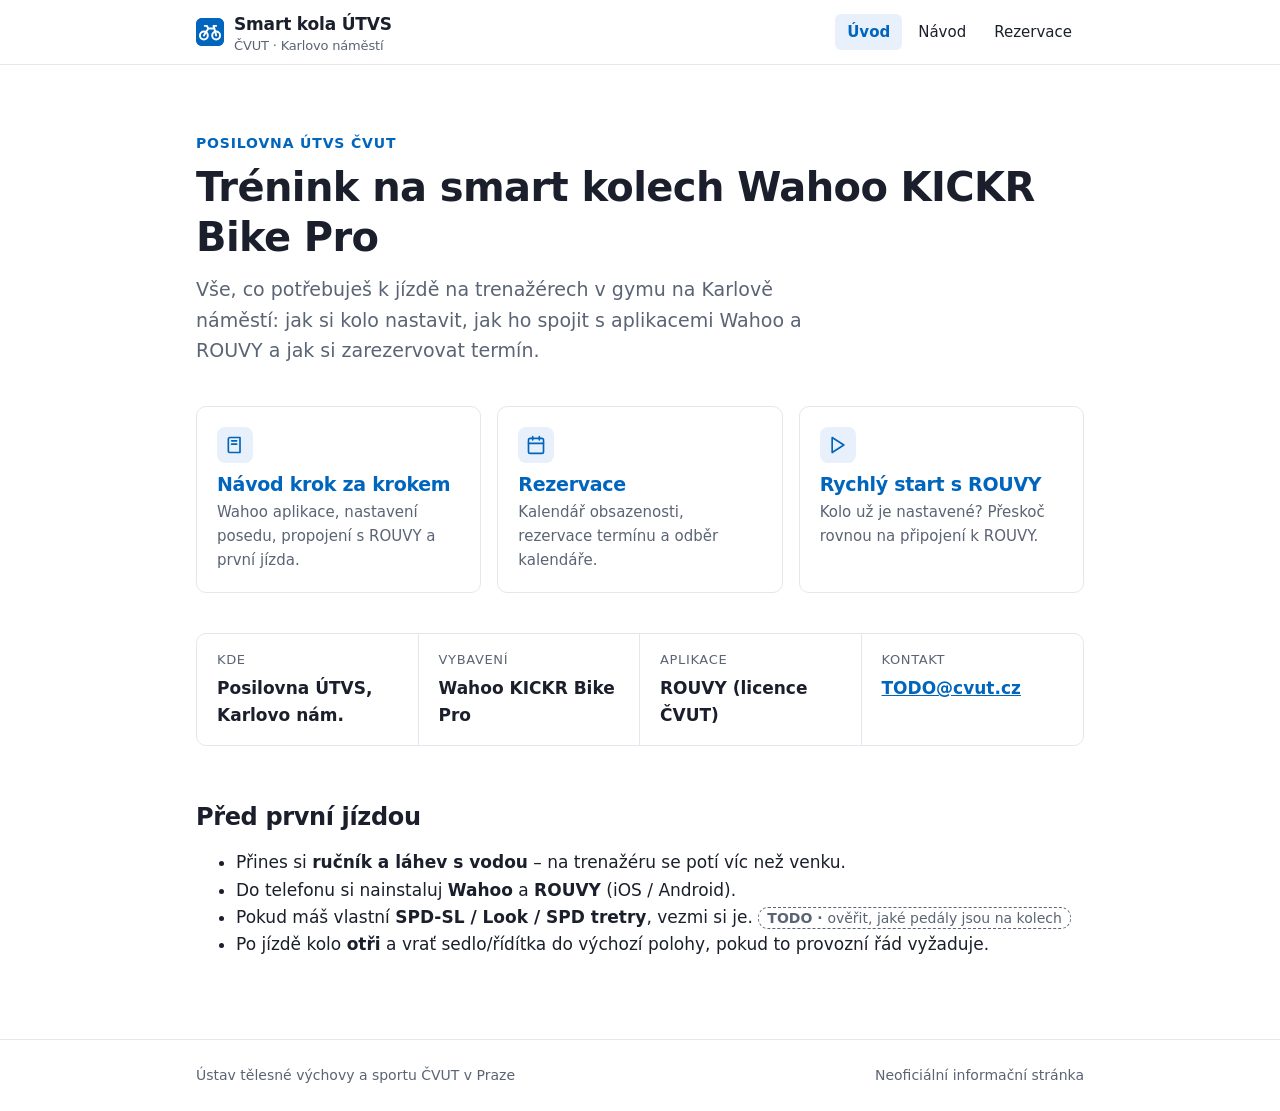
<file: index.html>
<!doctype html>
<html lang="cs">
<head>
  <meta charset="utf-8">
  <meta name="viewport" content="width=device-width, initial-scale=1">
  <title>Smart kola ÚTVS ČVUT</title>
  <meta name="description" content="Rozcestník pro smart trenažéry Wahoo KICKR Bike Pro v posilovně ÚTVS ČVUT na Karlově náměstí – návod a rezervace.">
  <link rel="stylesheet" href="assets/css/style.css">
  <link rel="icon" href="assets/img/favicon.svg" type="image/svg+xml">
</head>
<body>
  <header class="site-header">
    <div class="wrap">
      <a class="brand" href="./">
        <span class="brand-mark"><img src="assets/img/favicon.svg" alt="" width="28" height="28"></span>
        <span>Smart kola ÚTVS<small>ČVUT · Karlovo náměstí</small></span>
      </a>
      <nav class="nav" aria-label="Hlavní navigace">
        <a href="./" aria-current="page">Úvod</a>
        <a href="navod.html">Návod</a>
        <a href="rezervace.html">Rezervace</a>
      </nav>
    </div>
  </header>

  <main>
    <div class="wrap">
      <section class="hero">
        <span class="eyebrow">Posilovna ÚTVS ČVUT</span>
        <h1>Trénink na smart kolech Wahoo KICKR Bike Pro</h1>
        <p class="lead">Vše, co potřebuješ k jízdě na trenažérech v gymu na Karlově náměstí: jak si kolo nastavit, jak ho spojit s aplikacemi Wahoo a ROUVY a jak si zarezervovat termín.</p>
      </section>

      <div class="cards">
        <a class="card" href="navod.html">
          <span class="icon" aria-hidden="true">
            <svg width="20" height="20" viewBox="0 0 24 24" fill="none" stroke="currentColor" stroke-width="2" stroke-linecap="round" stroke-linejoin="round"><path d="M4 19.5V5a2 2 0 0 1 2-2h12v18H6a2 2 0 0 1-2-1.5z"/><path d="M8 7h6M8 11h6"/></svg>
          </span>
          <h3>Návod krok za krokem</h3>
          <p>Wahoo aplikace, nastavení posedu, propojení s ROUVY a první jízda.</p>
        </a>
        <a class="card" href="rezervace.html">
          <span class="icon" aria-hidden="true">
            <svg width="20" height="20" viewBox="0 0 24 24" fill="none" stroke="currentColor" stroke-width="2" stroke-linecap="round" stroke-linejoin="round"><rect x="3" y="4" width="18" height="18" rx="2"/><path d="M16 2v4M8 2v4M3 10h18"/></svg>
          </span>
          <h3>Rezervace</h3>
          <p>Kalendář obsazenosti, rezervace termínu a odběr kalendáře.</p>
        </a>
        <a class="card" href="navod.html#rouvy">
          <span class="icon" aria-hidden="true">
            <svg width="20" height="20" viewBox="0 0 24 24" fill="none" stroke="currentColor" stroke-width="2" stroke-linecap="round" stroke-linejoin="round"><polygon points="5 3 19 12 5 21 5 3"/></svg>
          </span>
          <h3>Rychlý start s ROUVY</h3>
          <p>Kolo už je nastavené? Přeskoč rovnou na připojení k ROUVY.</p>
        </a>
      </div>

      <dl class="info">
        <div><dt>Kde</dt><dd>Posilovna ÚTVS, Karlovo nám.</dd></div>
        <div><dt>Vybavení</dt><dd>Wahoo KICKR Bike Pro</dd></div>
        <div><dt>Aplikace</dt><dd>ROUVY (licence ČVUT)</dd></div>
        <div><dt>Kontakt</dt><dd><a href="mailto:TODO@cvut.cz">TODO@cvut.cz</a></dd></div>
      </dl>

      <h2>Před první jízdou</h2>
      <ul>
        <li>Přines si <strong>ručník a láhev s vodou</strong> – na trenažéru se potí víc než venku.</li>
        <li>Do telefonu si nainstaluj <strong>Wahoo</strong> a <strong>ROUVY</strong> (iOS / Android).</li>
        <li>Pokud máš vlastní <strong>SPD-SL / Look / SPD tretry</strong>, vezmi si je. <span class="todo" style="display:inline;padding:2px 8px">ověřit, jaké pedály jsou na kolech</span></li>
        <li>Po jízdě kolo <strong>otři</strong> a vrať sedlo/řídítka do výchozí polohy, pokud to provozní řád vyžaduje.</li>
      </ul>
    </div>
  </main>

  <footer class="site-footer">
    <div class="wrap">
      <span>Ústav tělesné výchovy a sportu ČVUT v Praze</span>
      <span>Neoficiální informační stránka</span>
    </div>
  </footer>
</body>
</html>
</file>
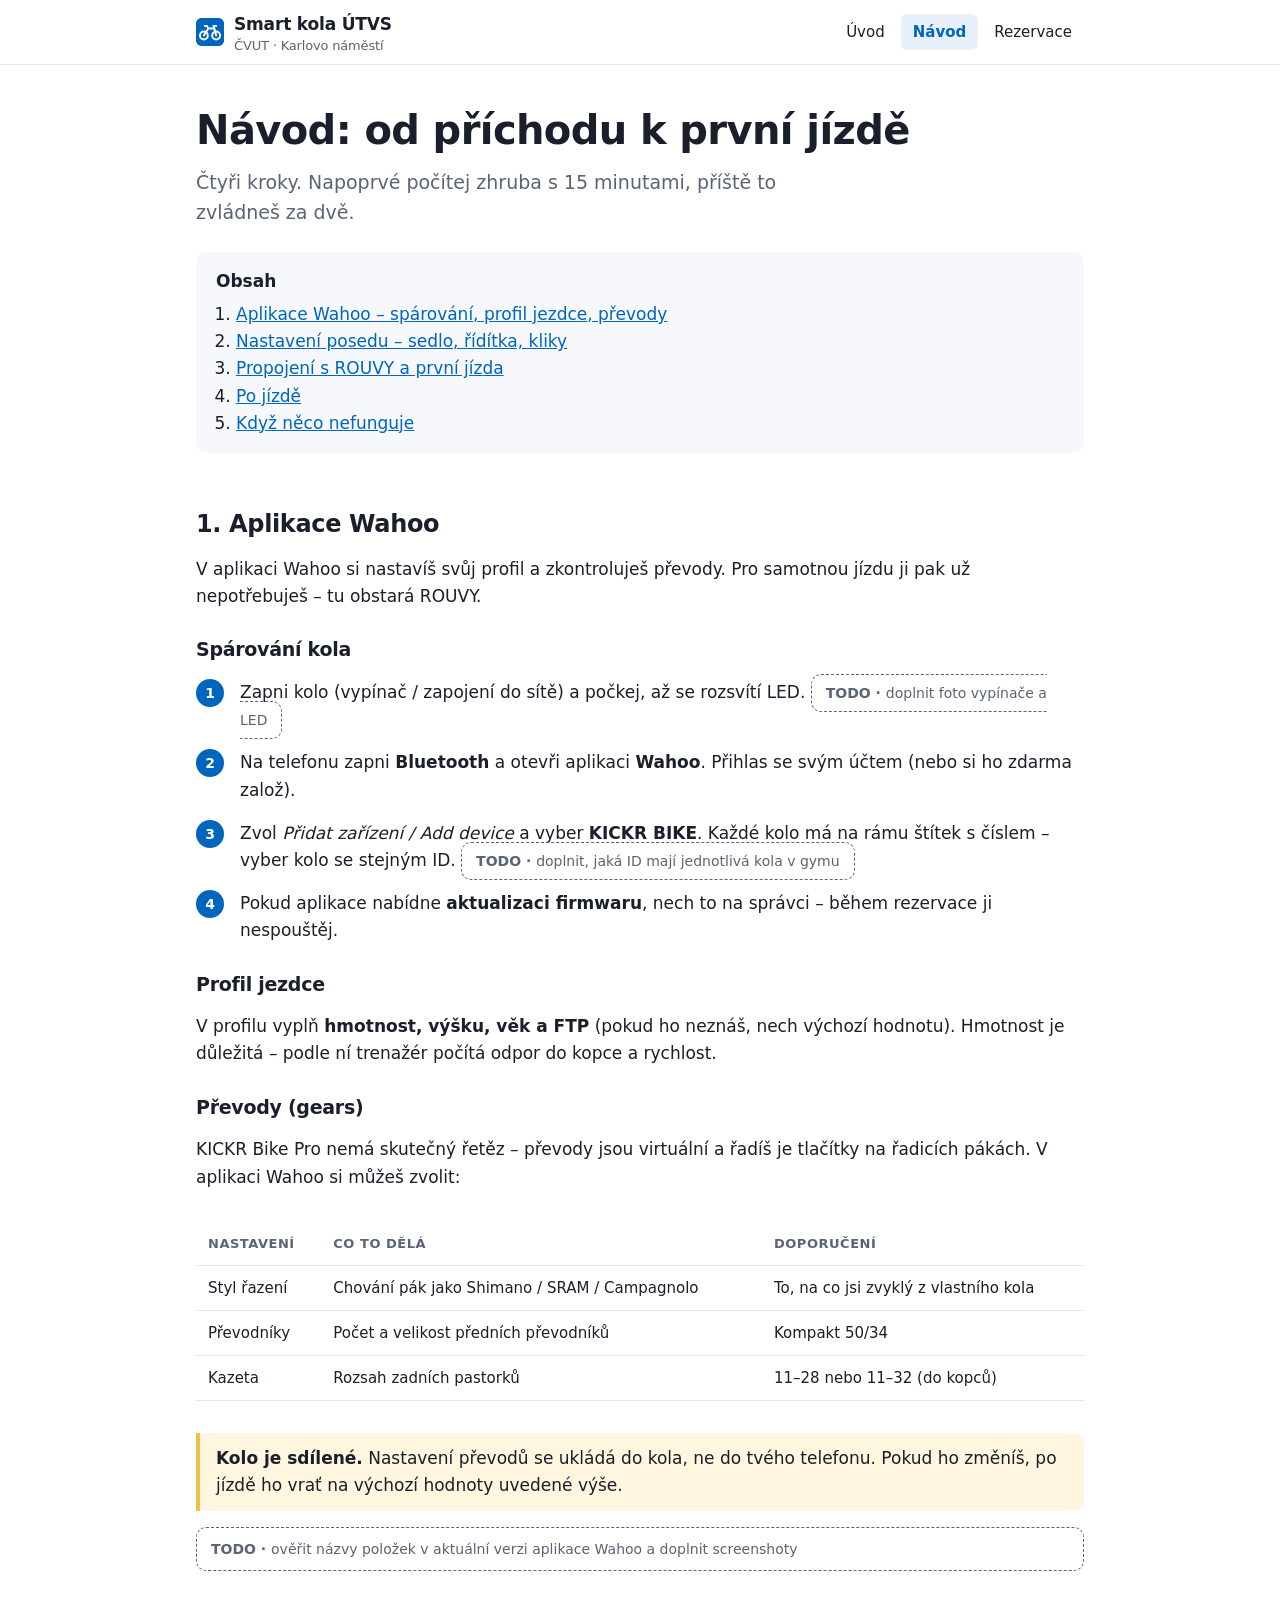
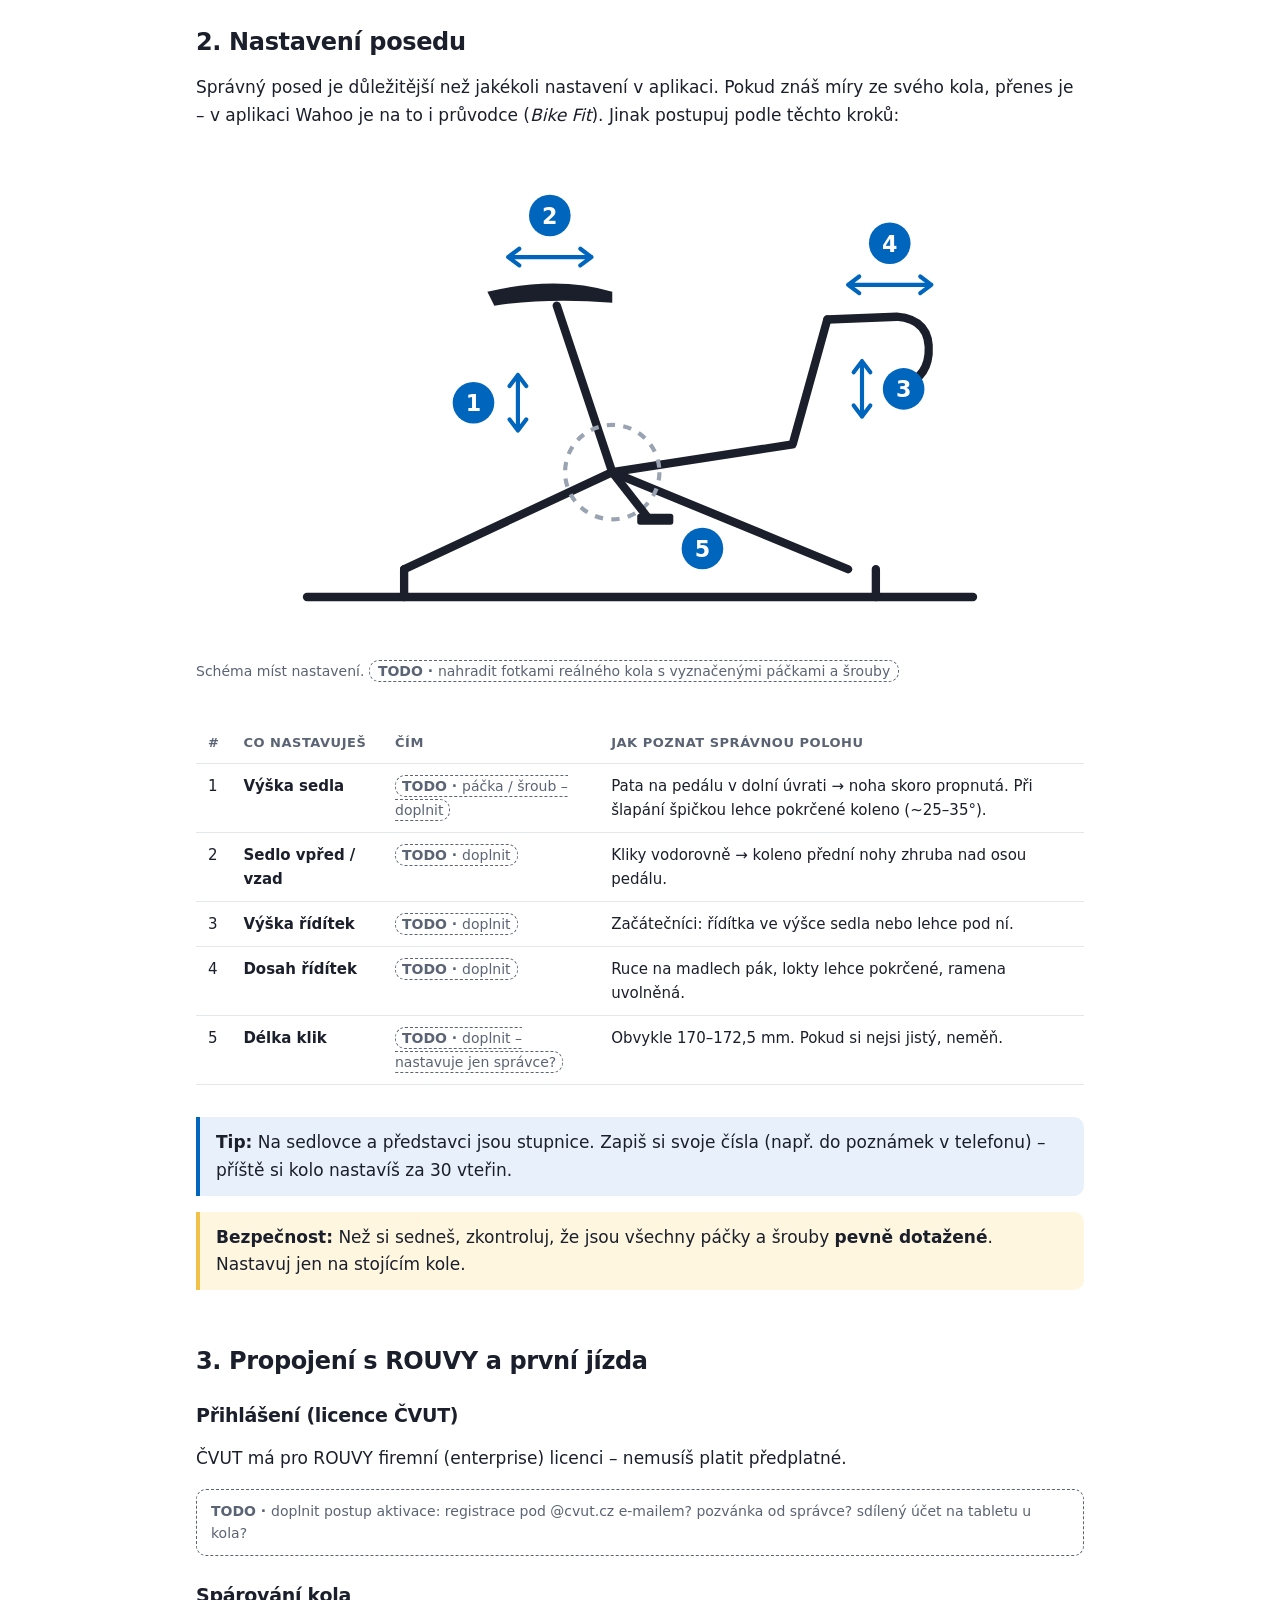
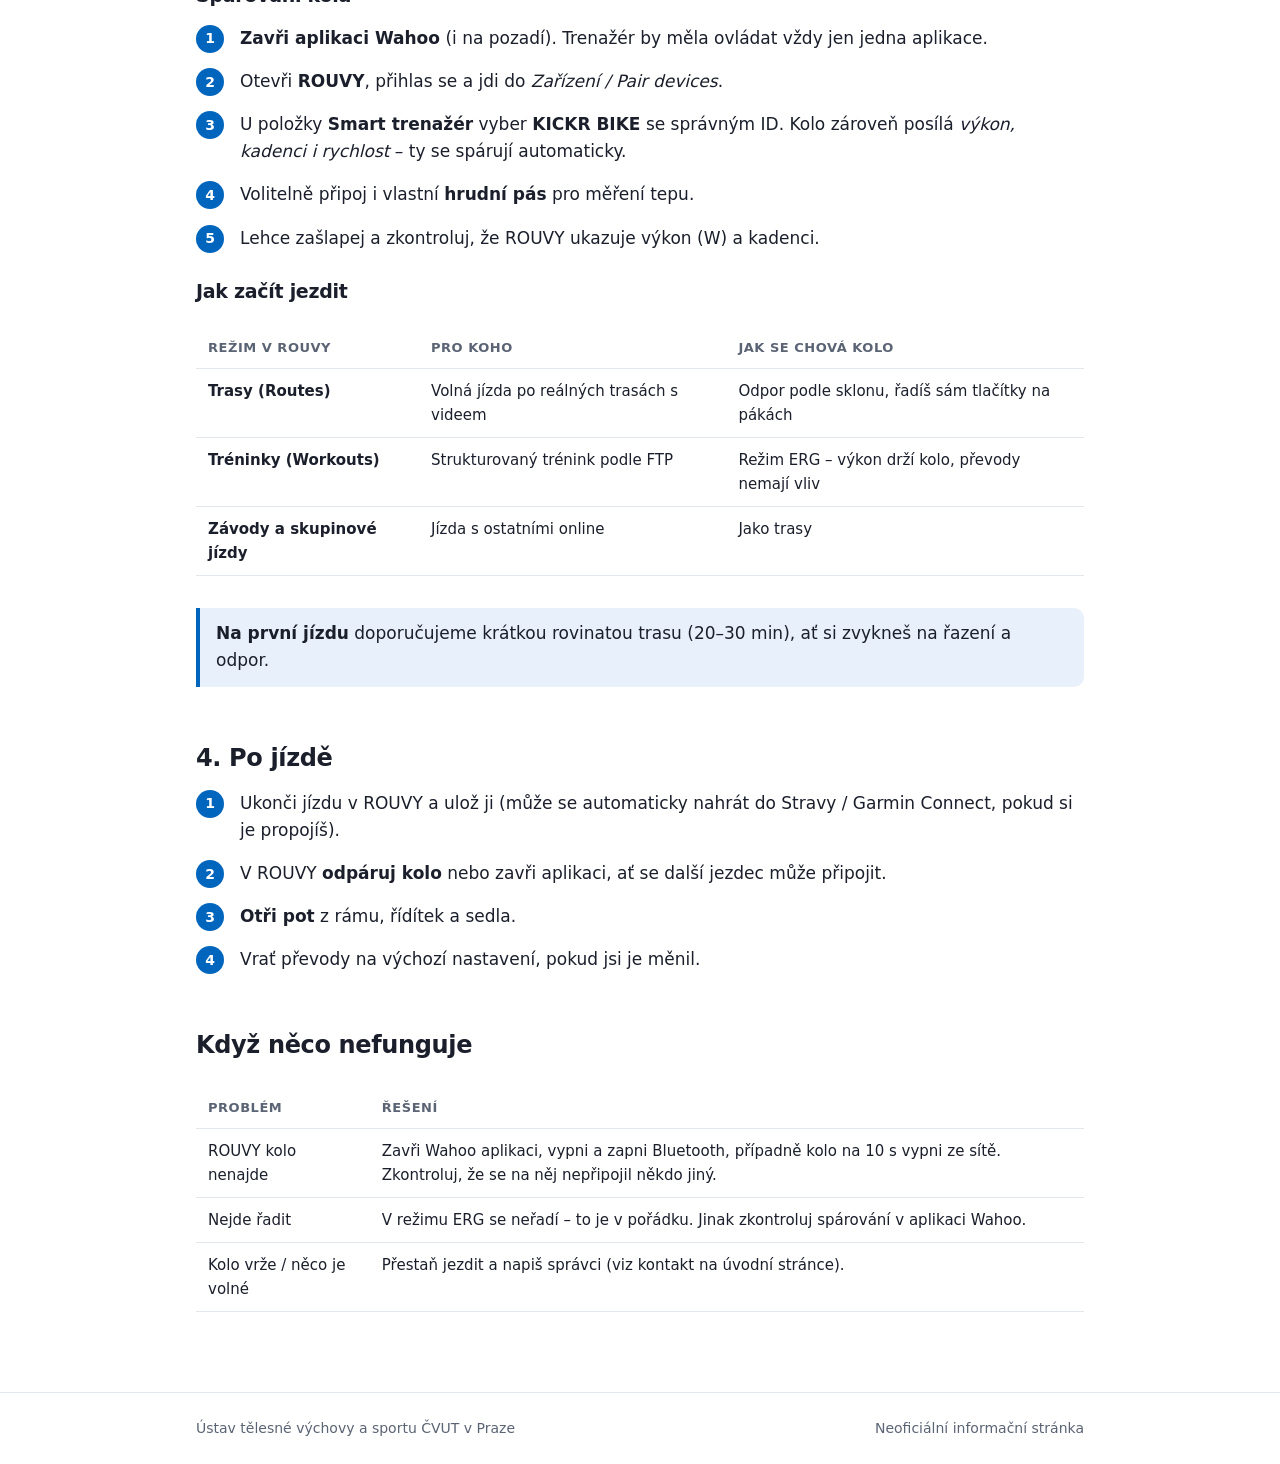
<file: navod.html>
<!doctype html>
<html lang="cs">
<head>
  <meta charset="utf-8">
  <meta name="viewport" content="width=device-width, initial-scale=1">
  <title>Návod · Smart kola ÚTVS ČVUT</title>
  <meta name="description" content="Návod pro Wahoo KICKR Bike Pro: aplikace Wahoo, nastavení posedu, propojení s ROUVY.">
  <link rel="stylesheet" href="assets/css/style.css">
  <link rel="icon" href="assets/img/favicon.svg" type="image/svg+xml">
</head>
<body>
  <header class="site-header">
    <div class="wrap">
      <a class="brand" href="./">
        <span class="brand-mark"><img src="assets/img/favicon.svg" alt="" width="28" height="28"></span>
        <span>Smart kola ÚTVS<small>ČVUT · Karlovo náměstí</small></span>
      </a>
      <nav class="nav" aria-label="Hlavní navigace">
        <a href="./">Úvod</a>
        <a href="navod.html" aria-current="page">Návod</a>
        <a href="rezervace.html">Rezervace</a>
      </nav>
    </div>
  </header>

  <main>
    <div class="wrap">
      <h1>Návod: od příchodu k první jízdě</h1>
      <p class="lead">Čtyři kroky. Napoprvé počítej zhruba s 15 minutami, příště to zvládneš za dvě.</p>

      <nav class="toc" aria-label="Obsah">
        <strong>Obsah</strong>
        <ol>
          <li><a href="#wahoo">Aplikace Wahoo – spárování, profil jezdce, převody</a></li>
          <li><a href="#posed">Nastavení posedu – sedlo, řídítka, kliky</a></li>
          <li><a href="#rouvy">Propojení s ROUVY a první jízda</a></li>
          <li><a href="#po-jizde">Po jízdě</a></li>
          <li><a href="#problemy">Když něco nefunguje</a></li>
        </ol>
      </nav>

      <!-- ============ 1. WAHOO ============ -->
      <h2 id="wahoo">1. Aplikace Wahoo</h2>
      <p>V aplikaci Wahoo si nastavíš svůj profil a zkontroluješ převody. Pro samotnou jízdu ji pak už nepotřebuješ – tu obstará ROUVY.</p>

      <h3>Spárování kola</h3>
      <ol class="steps">
        <li>Zapni kolo (vypínač / zapojení do sítě) a počkej, až se rozsvítí LED. <span class="todo">doplnit foto vypínače a LED</span></li>
        <li>Na telefonu zapni <strong>Bluetooth</strong> a otevři aplikaci <strong>Wahoo</strong>. Přihlas se svým účtem (nebo si ho zdarma založ).</li>
        <li>Zvol <em>Přidat zařízení / Add device</em> a vyber <strong>KICKR BIKE</strong>. Každé kolo má na rámu štítek s číslem – vyber kolo se stejným ID. <span class="todo">doplnit, jaká ID mají jednotlivá kola v gymu</span></li>
        <li>Pokud aplikace nabídne <strong>aktualizaci firmwaru</strong>, nech to na správci – během rezervace ji nespouštěj.</li>
      </ol>

      <h3>Profil jezdce</h3>
      <p>V profilu vyplň <strong>hmotnost, výšku, věk a FTP</strong> (pokud ho neznáš, nech výchozí hodnotu). Hmotnost je důležitá – podle ní trenažér počítá odpor do kopce a rychlost.</p>

      <h3>Převody (gears)</h3>
      <p>KICKR Bike Pro nemá skutečný řetěz – převody jsou virtuální a řadíš je tlačítky na řadicích pákách. V aplikaci Wahoo si můžeš zvolit:</p>
      <div class="table-wrap">
        <table>
          <thead><tr><th>Nastavení</th><th>Co to dělá</th><th>Doporučení</th></tr></thead>
          <tbody>
            <tr><td>Styl řazení</td><td>Chování pák jako Shimano / SRAM / Campagnolo</td><td>To, na co jsi zvyklý z vlastního kola</td></tr>
            <tr><td>Převodníky</td><td>Počet a velikost předních převodníků</td><td>Kompakt 50/34</td></tr>
            <tr><td>Kazeta</td><td>Rozsah zadních pastorků</td><td>11–28 nebo 11–32 (do kopců)</td></tr>
          </tbody>
        </table>
      </div>
      <div class="callout warn">
        <p><strong>Kolo je sdílené.</strong> Nastavení převodů se ukládá do kola, ne do tvého telefonu. Pokud ho změníš, po jízdě ho vrať na výchozí hodnoty uvedené výše.</p>
      </div>
      <div class="todo">ověřit názvy položek v aktuální verzi aplikace Wahoo a doplnit screenshoty</div>

      <!-- ============ 2. POSED ============ -->
      <h2 id="posed">2. Nastavení posedu</h2>
      <p>Správný posed je důležitější než jakékoli nastavení v aplikaci. Pokud znáš míry ze svého kola, přenes je – v aplikaci Wahoo je na to i průvodce (<em>Bike Fit</em>). Jinak postupuj podle těchto kroků:</p>

      <figure>
        <svg viewBox="0 0 640 360" role="img" aria-label="Schéma kola s očíslovanými místy nastavení">
          <g fill="none" stroke="#1a1f2b" stroke-width="6" stroke-linecap="round" stroke-linejoin="round">
            <!-- základna -->
            <path d="M80 320 H560"/>
            <path d="M150 320 V300 M490 320 V300"/>
            <!-- rám -->
            <path d="M150 300 L300 230 L470 300"/>
            <!-- sedlovka -->
            <path d="M300 230 L260 110"/>
            <!-- představec / hlava -->
            <path d="M300 230 L430 210 L455 120"/>
          </g>
          <!-- sedlo -->
          <path d="M210 100 Q260 88 300 100 L300 108 Q255 104 215 110 Z" fill="#1a1f2b"/>
          <!-- řídítka -->
          <path d="M455 120 L505 118 Q530 120 528 145 Q526 165 505 168" fill="none" stroke="#1a1f2b" stroke-width="6" stroke-linecap="round"/>
          <!-- klika -->
          <circle cx="300" cy="230" r="34" fill="none" stroke="#9aa3b2" stroke-width="3" stroke-dasharray="6 6"/>
          <path d="M300 230 L325 262" stroke="#1a1f2b" stroke-width="6" stroke-linecap="round"/>
          <rect x="318" y="260" width="26" height="8" rx="2" fill="#1a1f2b"/>

          <!-- šipky nastavení -->
          <g stroke="#0065bd" stroke-width="3" fill="none" stroke-linecap="round">
            <path d="M232 160 V200 M232 160 l-6 8 M232 160 l6 8 M232 200 l-6 -8 M232 200 l6 -8"/>
            <path d="M225 75 H285 M225 75 l8 -6 M225 75 l8 6 M285 75 l-8 -6 M285 75 l-8 6"/>
            <path d="M480 150 V190 M480 150 l-6 8 M480 150 l6 8 M480 190 l-6 -8 M480 190 l6 -8"/>
            <path d="M470 95 H530 M470 95 l8 -6 M470 95 l8 6 M530 95 l-8 -6 M530 95 l-8 6"/>
          </g>

          <!-- čísla -->
          <g font-family="system-ui, sans-serif" font-size="16" font-weight="700" text-anchor="middle">
            <circle cx="200" cy="180" r="15" fill="#0065bd"/><text x="200" y="186" fill="#fff">1</text>
            <circle cx="255" cy="45" r="15" fill="#0065bd"/><text x="255" y="51" fill="#fff">2</text>
            <circle cx="510" cy="170" r="15" fill="#0065bd"/><text x="510" y="176" fill="#fff">3</text>
            <circle cx="500" cy="65" r="15" fill="#0065bd"/><text x="500" y="71" fill="#fff">4</text>
            <circle cx="365" cy="285" r="15" fill="#0065bd"/><text x="365" y="291" fill="#fff">5</text>
          </g>
        </svg>
        <figcaption>Schéma míst nastavení. <span class="todo" style="display:inline;padding:2px 8px">nahradit fotkami reálného kola s vyznačenými páčkami a šrouby</span></figcaption>
      </figure>

      <div class="table-wrap">
        <table>
          <thead><tr><th>#</th><th>Co nastavuješ</th><th>Čím</th><th>Jak poznat správnou polohu</th></tr></thead>
          <tbody>
            <tr><td>1</td><td><strong>Výška sedla</strong></td><td><span class="todo" style="display:inline;padding:2px 6px">páčka / šroub – doplnit</span></td><td>Pata na pedálu v dolní úvrati → noha skoro propnutá. Při šlapání špičkou lehce pokrčené koleno (~25–35°).</td></tr>
            <tr><td>2</td><td><strong>Sedlo vpřed / vzad</strong></td><td><span class="todo" style="display:inline;padding:2px 6px">doplnit</span></td><td>Kliky vodorovně → koleno přední nohy zhruba nad osou pedálu.</td></tr>
            <tr><td>3</td><td><strong>Výška řídítek</strong></td><td><span class="todo" style="display:inline;padding:2px 6px">doplnit</span></td><td>Začátečníci: řídítka ve výšce sedla nebo lehce pod ní.</td></tr>
            <tr><td>4</td><td><strong>Dosah řídítek</strong></td><td><span class="todo" style="display:inline;padding:2px 6px">doplnit</span></td><td>Ruce na madlech pák, lokty lehce pokrčené, ramena uvolněná.</td></tr>
            <tr><td>5</td><td><strong>Délka klik</strong></td><td><span class="todo" style="display:inline;padding:2px 6px">doplnit – nastavuje jen správce?</span></td><td>Obvykle 170–172,5 mm. Pokud si nejsi jistý, neměň.</td></tr>
          </tbody>
        </table>
      </div>

      <div class="callout">
        <p><strong>Tip:</strong> Na sedlovce a představci jsou stupnice. Zapiš si svoje čísla (např. do poznámek v telefonu) – příště si kolo nastavíš za 30 vteřin.</p>
      </div>
      <div class="callout warn">
        <p><strong>Bezpečnost:</strong> Než si sedneš, zkontroluj, že jsou všechny páčky a šrouby <strong>pevně dotažené</strong>. Nastavuj jen na stojícím kole.</p>
      </div>

      <!-- ============ 3. ROUVY ============ -->
      <h2 id="rouvy">3. Propojení s ROUVY a první jízda</h2>

      <h3>Přihlášení (licence ČVUT)</h3>
      <p>ČVUT má pro ROUVY firemní (enterprise) licenci – nemusíš platit předplatné.</p>
      <div class="todo">doplnit postup aktivace: registrace pod @cvut.cz e-mailem? pozvánka od správce? sdílený účet na tabletu u kola?</div>

      <h3>Spárování kola</h3>
      <ol class="steps">
        <li><strong>Zavři aplikaci Wahoo</strong> (i na pozadí). Trenažér by měla ovládat vždy jen jedna aplikace.</li>
        <li>Otevři <strong>ROUVY</strong>, přihlas se a jdi do <em>Zařízení / Pair devices</em>.</li>
        <li>U položky <strong>Smart trenažér</strong> vyber <strong>KICKR BIKE</strong> se správným ID. Kolo zároveň posílá <em>výkon, kadenci i rychlost</em> – ty se spárují automaticky.</li>
        <li>Volitelně připoj i vlastní <strong>hrudní pás</strong> pro měření tepu.</li>
        <li>Lehce zašlapej a zkontroluj, že ROUVY ukazuje výkon (W) a kadenci.</li>
      </ol>

      <h3>Jak začít jezdit</h3>
      <div class="table-wrap">
        <table>
          <thead><tr><th>Režim v ROUVY</th><th>Pro koho</th><th>Jak se chová kolo</th></tr></thead>
          <tbody>
            <tr><td><strong>Trasy (Routes)</strong></td><td>Volná jízda po reálných trasách s videem</td><td>Odpor podle sklonu, řadíš sám tlačítky na pákách</td></tr>
            <tr><td><strong>Tréninky (Workouts)</strong></td><td>Strukturovaný trénink podle FTP</td><td>Režim ERG – výkon drží kolo, převody nemají vliv</td></tr>
            <tr><td><strong>Závody a skupinové jízdy</strong></td><td>Jízda s ostatními online</td><td>Jako trasy</td></tr>
          </tbody>
        </table>
      </div>
      <div class="callout">
        <p><strong>Na první jízdu</strong> doporučujeme krátkou rovinatou trasu (20–30 min), ať si zvykneš na řazení a odpor.</p>
      </div>

      <!-- ============ 4. PO JÍZDĚ ============ -->
      <h2 id="po-jizde">4. Po jízdě</h2>
      <ol class="steps">
        <li>Ukonči jízdu v ROUVY a ulož ji (může se automaticky nahrát do Stravy / Garmin Connect, pokud si je propojíš).</li>
        <li>V ROUVY <strong>odpáruj kolo</strong> nebo zavři aplikaci, ať se další jezdec může připojit.</li>
        <li><strong>Otři pot</strong> z rámu, řídítek a sedla.</li>
        <li>Vrať převody na výchozí nastavení, pokud jsi je měnil.</li>
      </ol>

      <!-- ============ PROBLÉMY ============ -->
      <h2 id="problemy">Když něco nefunguje</h2>
      <div class="table-wrap">
        <table>
          <thead><tr><th>Problém</th><th>Řešení</th></tr></thead>
          <tbody>
            <tr><td>ROUVY kolo nenajde</td><td>Zavři Wahoo aplikaci, vypni a zapni Bluetooth, případně kolo na 10 s vypni ze sítě. Zkontroluj, že se na něj nepřipojil někdo jiný.</td></tr>
            <tr><td>Nejde řadit</td><td>V režimu ERG se neřadí – to je v pořádku. Jinak zkontroluj spárování v aplikaci Wahoo.</td></tr>
            <tr><td>Kolo vrže / něco je volné</td><td>Přestaň jezdit a napiš správci (viz kontakt na úvodní stránce).</td></tr>
          </tbody>
        </table>
      </div>
    </div>
  </main>

  <footer class="site-footer">
    <div class="wrap">
      <span>Ústav tělesné výchovy a sportu ČVUT v Praze</span>
      <span>Neoficiální informační stránka</span>
    </div>
  </footer>
</body>
</html>
</file>
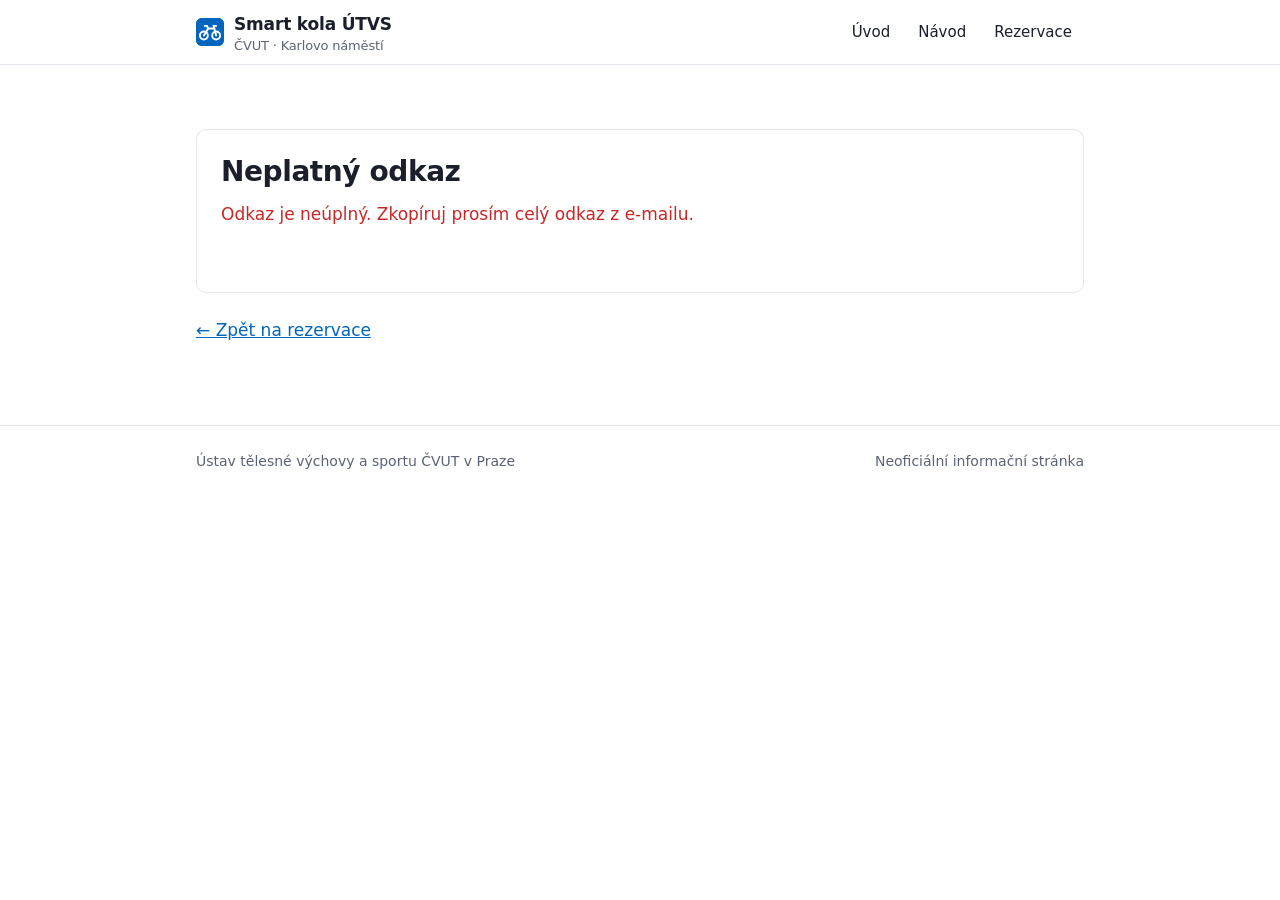
<file: potvrzeni.html>
<!doctype html>
<html lang="cs">
<head>
  <meta charset="utf-8">
  <meta name="viewport" content="width=device-width, initial-scale=1">
  <meta name="robots" content="noindex">
  <title>Rezervace · Smart kola ÚTVS ČVUT</title>
  <link rel="stylesheet" href="assets/css/style.css">
  <link rel="icon" href="assets/img/favicon.svg" type="image/svg+xml">
</head>
<body>
  <header class="site-header">
    <div class="wrap">
      <a class="brand" href="./">
        <span class="brand-mark"><img src="assets/img/favicon.svg" alt="" width="28" height="28"></span>
        <span>Smart kola ÚTVS<small>ČVUT · Karlovo náměstí</small></span>
      </a>
      <nav class="nav" aria-label="Hlavní navigace">
        <a href="./">Úvod</a>
        <a href="navod.html">Návod</a>
        <a href="rezervace.html">Rezervace</a>
      </nav>
    </div>
  </header>

  <main>
    <div class="wrap">
      <section class="booking result" aria-live="polite">
        <h1 id="r-title">Rezervace</h1>
        <p class="form-status busy" id="r-text">Načítám…</p>
        <div class="btn-row" id="r-actions"></div>
      </section>
      <p><a href="rezervace.html">← Zpět na rezervace</a></p>
    </div>
  </main>

  <footer class="site-footer">
    <div class="wrap">
      <span>Ústav tělesné výchovy a sportu ČVUT v Praze</span>
      <span>Neoficiální informační stránka</span>
    </div>
  </footer>

  <script src="assets/js/config.js?v=5"></script>
  <script src="assets/js/confirm.js?v=1"></script>
</body>
</html>
</file>
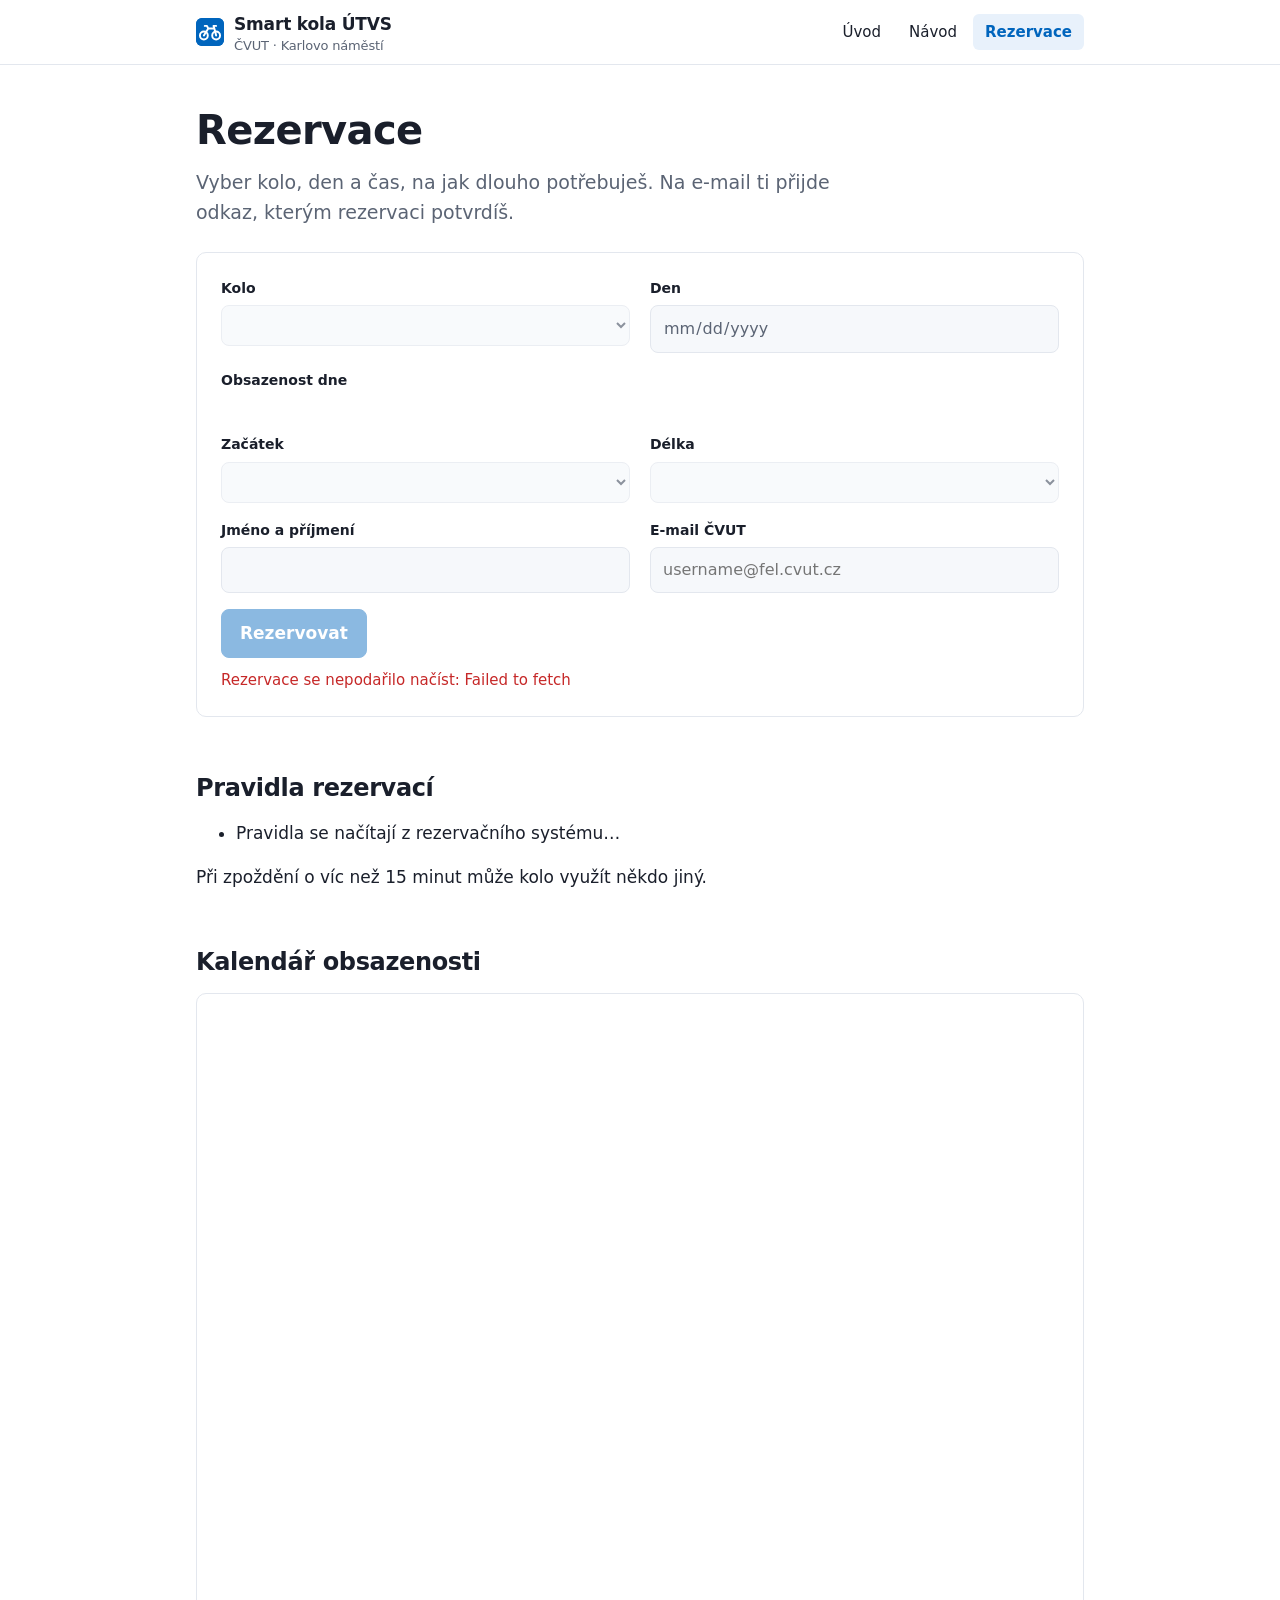
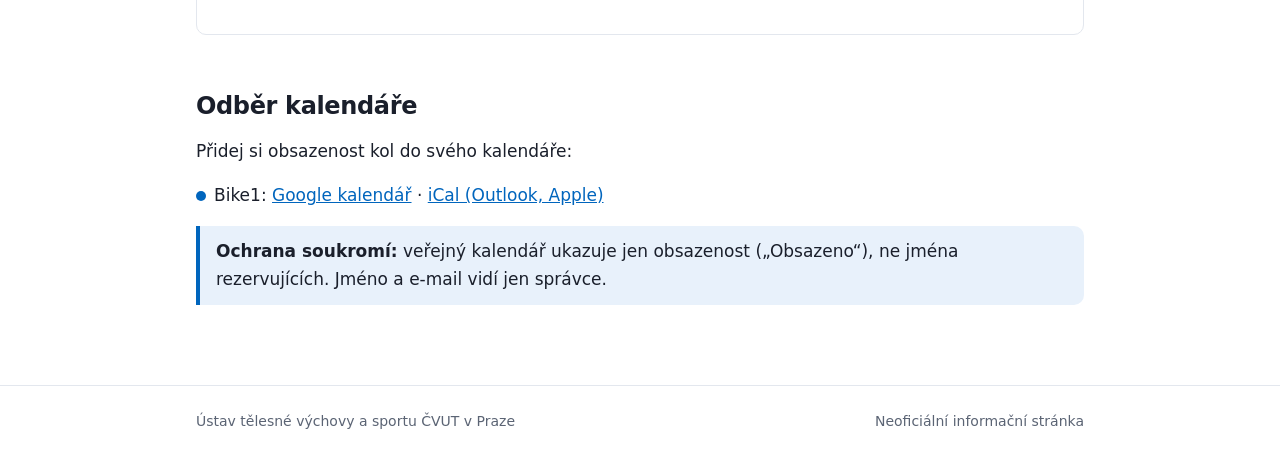
<file: rezervace.html>
<!doctype html>
<html lang="cs">
<head>
  <meta charset="utf-8">
  <meta name="viewport" content="width=device-width, initial-scale=1">
  <title>Rezervace · Smart kola ÚTVS ČVUT</title>
  <meta name="description" content="Obsazenost a rezervace smart kol Wahoo KICKR Bike Pro v posilovně ÚTVS ČVUT.">
  <link rel="stylesheet" href="assets/css/style.css">
  <link rel="icon" href="assets/img/favicon.svg" type="image/svg+xml">
</head>
<body>
  <header class="site-header">
    <div class="wrap">
      <a class="brand" href="./">
        <span class="brand-mark"><img src="assets/img/favicon.svg" alt="" width="28" height="28"></span>
        <span>Smart kola ÚTVS<small>ČVUT · Karlovo náměstí</small></span>
      </a>
      <nav class="nav" aria-label="Hlavní navigace">
        <a href="./">Úvod</a>
        <a href="navod.html">Návod</a>
        <a href="rezervace.html" aria-current="page">Rezervace</a>
      </nav>
    </div>
  </header>

  <main>
    <div class="wrap">
      <h1>Rezervace</h1>
      <p class="lead">Vyber kolo, den a čas, na jak dlouho potřebuješ. Na e-mail ti přijde odkaz, kterým rezervaci potvrdíš.</p>

      <section class="booking">
        <form id="booking-form" class="form" novalidate>
          <div class="field">
            <label for="f-bike">Kolo</label>
            <select id="f-bike" name="bike" required></select>
          </div>
          <div class="field">
            <label for="f-date">Den</label>
            <input type="date" id="f-date" name="date" required>
          </div>
          <div class="field full">
            <span class="label">Obsazenost dne</span>
            <div class="timeline" id="timeline" aria-live="polite"></div>
          </div>
          <div class="field">
            <label for="f-start">Začátek</label>
            <select id="f-start" name="start" required></select>
          </div>
          <div class="field">
            <label for="f-duration">Délka</label>
            <select id="f-duration" name="duration" required></select>
          </div>
          <div class="field">
            <label for="f-name">Jméno a příjmení</label>
            <input id="f-name" name="name" autocomplete="name" required minlength="2" maxlength="80">
          </div>
          <div class="field">
            <label for="f-email">E-mail ČVUT</label>
            <input type="email" id="f-email" name="email" autocomplete="email" required placeholder="username@fel.cvut.cz">
          </div>
          <!-- past na roboty: skryté pole, které člověk nevyplní -->
          <div class="hp" aria-hidden="true">
            <label for="f-website">Web</label>
            <input id="f-website" name="website" tabindex="-1" autocomplete="off">
          </div>
          <div class="field full">
            <button class="btn" type="submit">Rezervovat</button>
            <p class="form-status" id="form-status" role="status"></p>
          </div>
        </form>
      </section>

      <h2>Pravidla rezervací</h2>
      <ul id="rules">
        <li>Pravidla se načítají z rezervačního systému…</li>
      </ul>
      <p>Při zpoždění o víc než 15 minut může kolo využít někdo jiný.</p>

      <h2>Kalendář obsazenosti</h2>
      <div class="calendar-frame" id="calendar"></div>

      <section>
        <h2>Odběr kalendáře</h2>
        <p>Přidej si obsazenost kol do svého kalendáře:</p>
        <ul class="subscribe" id="subscribe-links"></ul>
      </section>

      <div class="callout">
        <p><strong>Ochrana soukromí:</strong> veřejný kalendář ukazuje jen obsazenost („Obsazeno“), ne jména rezervujících. Jméno a e-mail vidí jen správce.</p>
      </div>
    </div>
  </main>

  <footer class="site-footer">
    <div class="wrap">
      <span>Ústav tělesné výchovy a sportu ČVUT v Praze</span>
      <span>Neoficiální informační stránka</span>
    </div>
  </footer>

  <!-- ?v= zvyš při změně skriptů, ať prohlížeče nenačtou starou verzi z cache -->
  <script src="assets/js/config.js?v=5"></script>
  <script src="assets/js/calendar.js?v=3"></script>
  <script src="assets/js/booking.js?v=3"></script>
</body>
</html>
</file>
<file: assets/css/style.css>
/* ===== Základní proměnné ===== */
:root {
  --cvut-blue: #0065bd;
  --cvut-blue-dark: #004a8a;
  --cvut-blue-light: #e8f1fb;
  --text: #1a1f2b;
  --muted: #5b6474;
  --line: #e3e7ee;
  --bg: #ffffff;
  --bg-soft: #f6f8fb;
  --warn-bg: #fff6e0;
  --warn-line: #f0c048;
  --radius: 10px;
  --max: 920px;
  font-family: system-ui, -apple-system, "Segoe UI", Roboto, "Helvetica Neue", Arial, sans-serif;
}

* { box-sizing: border-box; }

body {
  margin: 0;
  background: var(--bg);
  color: var(--text);
  line-height: 1.6;
  font-size: 17px;
}

a { color: var(--cvut-blue); }
a:hover { color: var(--cvut-blue-dark); }

img { max-width: 100%; height: auto; }

.wrap {
  max-width: var(--max);
  margin: 0 auto;
  padding: 0 16px;
}

/* ===== Hlavička ===== */
.site-header {
  border-bottom: 1px solid var(--line);
  background: var(--bg);
  position: sticky;
  top: 0;
  z-index: 10;
}
.site-header .wrap {
  display: flex;
  align-items: center;
  justify-content: space-between;
  gap: 16px;
  min-height: 64px;
  flex-wrap: wrap;
}
.brand {
  display: flex;
  align-items: center;
  gap: 10px;
  text-decoration: none;
  color: var(--text);
  font-weight: 700;
  letter-spacing: -0.01em;
}
.brand-mark {
  width: 28px;
  height: 28px;
  border-radius: 6px;
  background: var(--cvut-blue);
  display: grid;
  place-items: center;
}
.brand small {
  display: block;
  font-weight: 400;
  color: var(--muted);
  font-size: 13px;
  line-height: 1.2;
}
.nav { display: flex; gap: 4px; flex-wrap: wrap; }
.nav a {
  text-decoration: none;
  color: var(--text);
  padding: 6px 12px;
  border-radius: 6px;
  font-size: 15px;
}
.nav a:hover { background: var(--bg-soft); }
.nav a[aria-current="page"] {
  color: var(--cvut-blue);
  background: var(--cvut-blue-light);
  font-weight: 600;
}

/* ===== Obsah ===== */
main { padding: 40px 0 64px; }

h1, h2, h3 { line-height: 1.25; letter-spacing: -0.015em; }
h1 { font-size: clamp(28px, 5vw, 40px); margin: 0 0 12px; }
h2 {
  font-size: 24px;
  margin: 48px 0 12px;
  padding-top: 8px;
  scroll-margin-top: 80px;
}
h3 { font-size: 19px; margin: 28px 0 8px; scroll-margin-top: 80px; }

.lead { font-size: 19px; color: var(--muted); max-width: 640px; margin: 0; }

.hero {
  padding: 24px 0 8px;
}
.hero .eyebrow {
  display: inline-block;
  color: var(--cvut-blue);
  font-weight: 600;
  font-size: 14px;
  text-transform: uppercase;
  letter-spacing: 0.06em;
  margin-bottom: 8px;
}

/* ===== Karty rozcestníku ===== */
.cards {
  display: grid;
  grid-template-columns: repeat(auto-fit, minmax(240px, 1fr));
  gap: 16px;
  margin-top: 32px;
}
.card {
  display: block;
  border: 1px solid var(--line);
  border-radius: var(--radius);
  padding: 20px;
  text-decoration: none;
  color: var(--text);
  transition: border-color .15s, box-shadow .15s, transform .15s;
}
.card:hover {
  border-color: var(--cvut-blue);
  box-shadow: 0 4px 16px rgba(0, 101, 189, .08);
  color: var(--text);
}
.card h3 { margin: 10px 0 4px; color: var(--cvut-blue); }
.card p { margin: 0; color: var(--muted); font-size: 15px; }
.card .icon {
  width: 36px; height: 36px;
  border-radius: 8px;
  background: var(--cvut-blue-light);
  display: grid; place-items: center;
  color: var(--cvut-blue);
}

/* ===== Info box ===== */
.info {
  display: grid;
  grid-template-columns: repeat(auto-fit, minmax(200px, 1fr));
  gap: 0;
  border: 1px solid var(--line);
  border-radius: var(--radius);
  margin-top: 40px;
  overflow: hidden;
}
.info div { padding: 16px 20px; border-right: 1px solid var(--line); }
.info div:last-child { border-right: 0; }
.info dt { font-size: 13px; color: var(--muted); text-transform: uppercase; letter-spacing: .05em; }
.info dd { margin: 4px 0 0; font-weight: 600; }

/* ===== Návod ===== */
.toc {
  background: var(--bg-soft);
  border-radius: var(--radius);
  padding: 16px 20px;
  margin: 24px 0;
}
.toc strong { display: block; margin-bottom: 6px; }
.toc ol { margin: 0; padding-left: 20px; }

.steps { counter-reset: step; list-style: none; padding: 0; }
.steps > li {
  counter-increment: step;
  position: relative;
  padding-left: 44px;
  margin: 0 0 16px;
}
.steps > li::before {
  content: counter(step);
  position: absolute;
  left: 0; top: 0;
  width: 28px; height: 28px;
  border-radius: 50%;
  background: var(--cvut-blue);
  color: #fff;
  font-size: 14px;
  font-weight: 700;
  display: grid; place-items: center;
}

.callout {
  border-left: 4px solid var(--cvut-blue);
  background: var(--cvut-blue-light);
  padding: 12px 16px;
  border-radius: 0 var(--radius) var(--radius) 0;
  margin: 16px 0;
}
.callout.warn { border-color: var(--warn-line); background: var(--warn-bg); }
.callout p { margin: 0; }
.callout p + p { margin-top: 6px; }

.todo {
  border: 1px dashed var(--muted);
  color: var(--muted);
  border-radius: var(--radius);
  padding: 10px 14px;
  font-size: 14px;
  margin: 12px 0;
}
.todo::before { content: "TODO · "; font-weight: 700; }

table {
  width: 100%;
  border-collapse: collapse;
  margin: 16px 0;
  font-size: 15px;
}
.table-wrap { overflow-x: auto; }
th, td { text-align: left; padding: 10px 12px; border-bottom: 1px solid var(--line); vertical-align: top; }
th { font-size: 13px; text-transform: uppercase; letter-spacing: .04em; color: var(--muted); font-weight: 600; }

figure { margin: 24px 0; }
figure svg { width: 100%; height: auto; display: block; }
figcaption { font-size: 14px; color: var(--muted); margin-top: 8px; }

kbd {
  font-family: inherit;
  font-size: .9em;
  border: 1px solid var(--line);
  border-bottom-width: 2px;
  border-radius: 4px;
  padding: 0 6px;
  background: var(--bg-soft);
}

/* ===== Rezervace ===== */
.btn {
  display: inline-flex;
  align-items: center;
  gap: 8px;
  padding: 10px 18px;
  border-radius: 8px;
  background: var(--cvut-blue);
  color: #fff;
  text-decoration: none;
  font-weight: 600;
  border: 1px solid var(--cvut-blue);
}
.btn:hover { background: var(--cvut-blue-dark); color: #fff; }
.btn.secondary { background: #fff; color: var(--cvut-blue); }
.btn.secondary:hover { background: var(--cvut-blue-light); color: var(--cvut-blue); }
.btn[aria-disabled="true"] { opacity: .45; cursor: not-allowed; pointer-events: none; }
.btn-row { display: flex; gap: 10px; flex-wrap: wrap; margin: 20px 0; }

.calendar-frame {
  border: 1px solid var(--line);
  border-radius: var(--radius);
  overflow: hidden;
  margin: 16px 0;
}
.calendar-frame iframe {
  width: 100%;
  height: 640px;
  border: 0;
  display: block;
}
.booking {
  border: 1px solid var(--line);
  border-radius: var(--radius);
  padding: 24px;
  margin: 24px 0;
}
.form {
  display: grid;
  grid-template-columns: 1fr 1fr;
  gap: 16px 20px;
}
.field { display: flex; flex-direction: column; gap: 6px; min-width: 0; }
.field.full { grid-column: 1 / -1; }
.field label, .field .label { font-size: 14px; font-weight: 600; }
.field input, .field select {
  font: inherit;
  font-size: 16px;
  padding: 9px 12px;
  border: 1px solid var(--line);
  border-radius: 8px;
  background: var(--bg);
  color: var(--text);
  width: 100%;
}
.field input:focus, .field select:focus {
  outline: 2px solid var(--cvut-blue);
  outline-offset: 1px;
  border-color: var(--cvut-blue);
}
.field input:disabled, .field select:disabled { background: var(--bg-soft); color: var(--muted); }
.form .btn { align-self: flex-start; cursor: pointer; font: inherit; font-weight: 600; }
.form .btn:disabled { opacity: .45; cursor: not-allowed; }
.hp { position: absolute; left: -9999px; width: 1px; height: 1px; overflow: hidden; }
.form-status { margin: 4px 0 0; font-size: 15px; color: var(--muted); min-height: 1.5em; }
.form-status.ok { color: #1a7f37; font-weight: 600; }
.form-status.error { color: #c62828; }
.form-status.busy::before {
  content: "";
  display: inline-block;
  width: 14px; height: 14px;
  margin-right: 8px;
  vertical-align: -2px;
  border: 2px solid var(--cvut-blue-light);
  border-top-color: var(--cvut-blue);
  border-radius: 50%;
  animation: spin .8s linear infinite;
}
@keyframes spin { to { transform: rotate(360deg); } }

.timeline { padding-bottom: 20px; }
.timeline-bar {
  position: relative;
  height: 28px;
  border-radius: 6px;
  background: var(--cvut-blue-light);
  overflow: hidden;
}
.timeline-busy {
  position: absolute;
  top: 0; bottom: 0;
  background: var(--cvut-blue);
}
.timeline-labels { position: relative; height: 18px; margin-top: 4px; }
.timeline-labels span {
  position: absolute;
  transform: translateX(-50%);
  font-size: 12px;
  color: var(--muted);
}
.timeline-labels span:first-child { transform: none; }
.timeline-labels span:last-child { transform: translateX(-100%); }
.timeline-closed { margin: 0; color: var(--muted); }

.subscribe { list-style: none; padding: 0; }
.subscribe li { margin: 6px 0; }
.subscribe .dot {
  display: inline-block;
  width: 10px; height: 10px;
  border-radius: 50%;
  margin-right: 8px;
}
.calendar-placeholder {
  padding: 48px 24px;
  text-align: center;
  color: var(--muted);
  background: var(--bg-soft);
}

/* ===== Patička ===== */
.site-footer {
  border-top: 1px solid var(--line);
  padding: 24px 0;
  color: var(--muted);
  font-size: 14px;
}
.site-footer .wrap { display: flex; justify-content: space-between; gap: 16px; flex-wrap: wrap; }

@media (max-width: 600px) {
  body { font-size: 16px; }
  .info div { border-right: 0; border-bottom: 1px solid var(--line); }
  .info div:last-child { border-bottom: 0; }
  .calendar-frame iframe { height: 520px; }
  .form { grid-template-columns: 1fr; }
  .booking { padding: 16px; }
}

/* ===== Stránka potvrzení ===== */
.result h1 { font-size: 28px; }
.result .form-status { font-size: 17px; }
.btn.danger { background: #c62828; border-color: #c62828; cursor: pointer; font: inherit; font-weight: 600; }
.btn.danger:hover { background: #a31f1f; }
.btn.danger:disabled { opacity: .45; cursor: not-allowed; }
</file>
